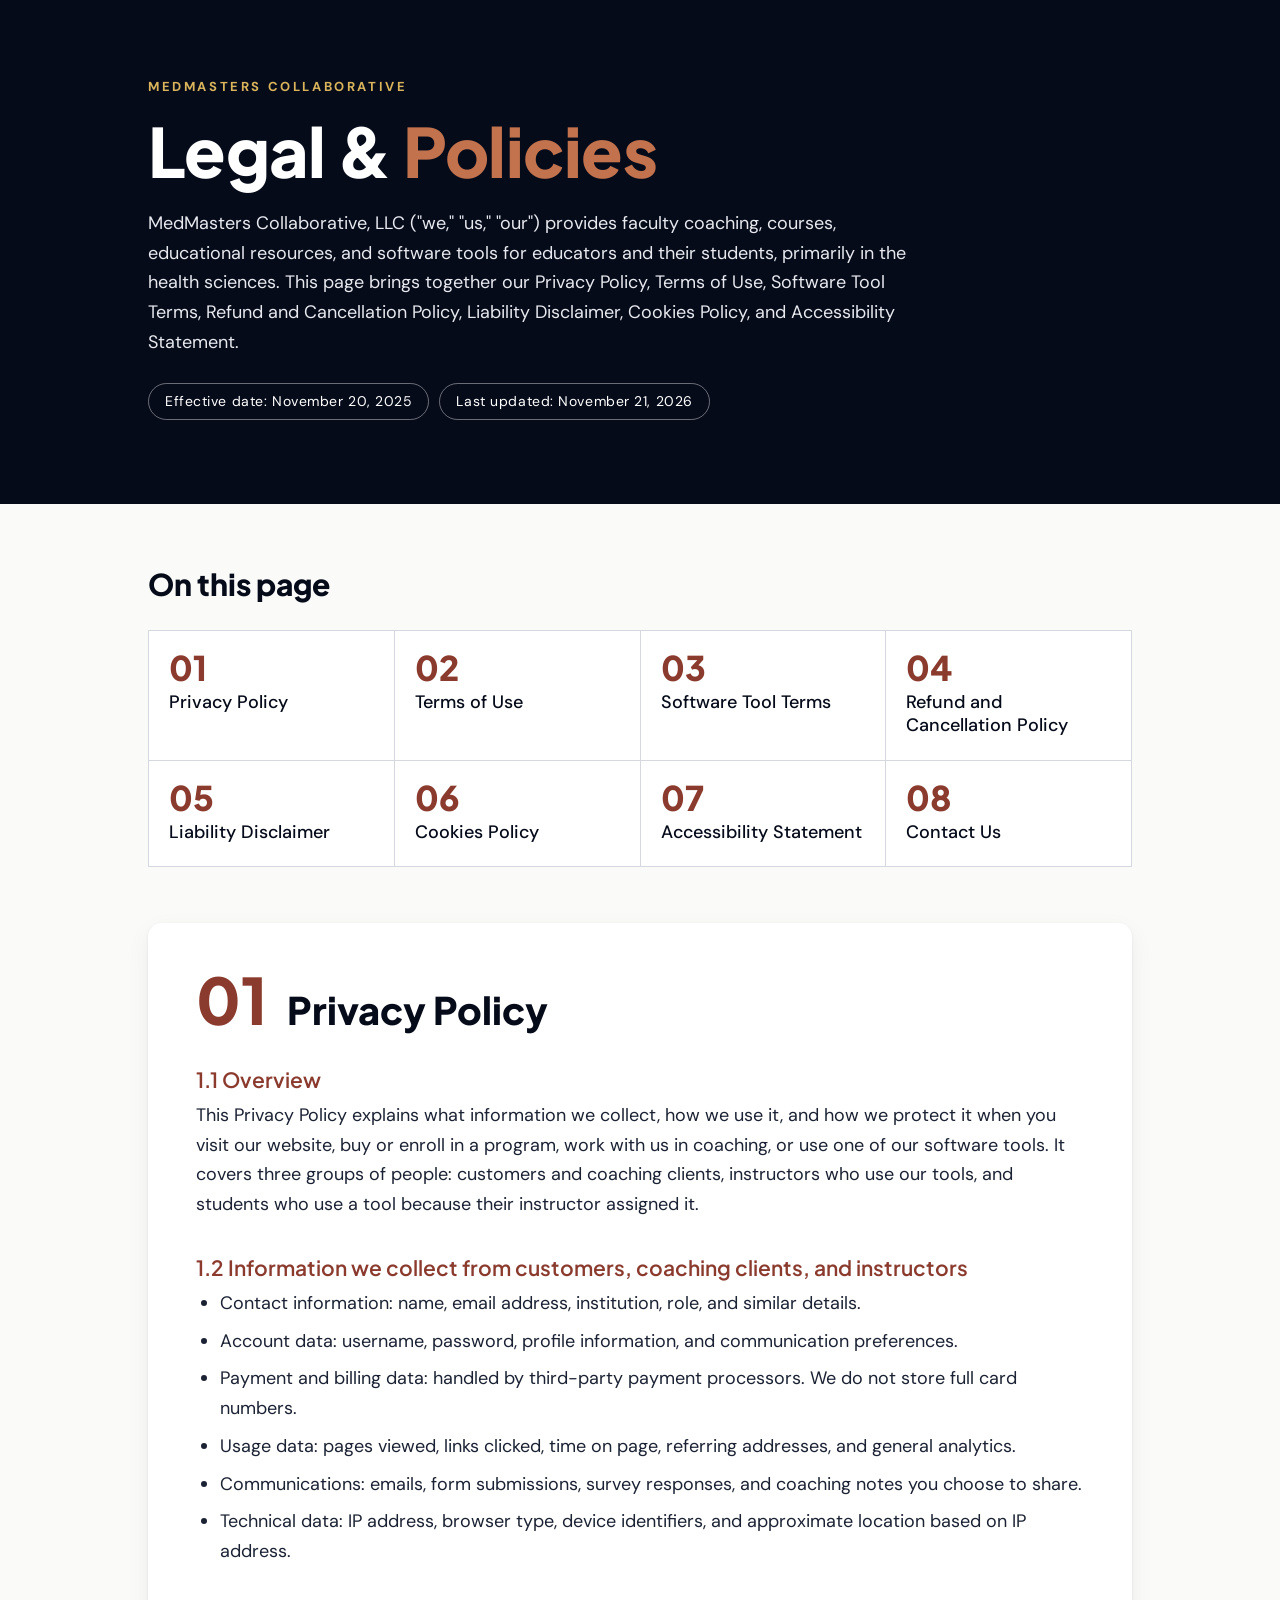
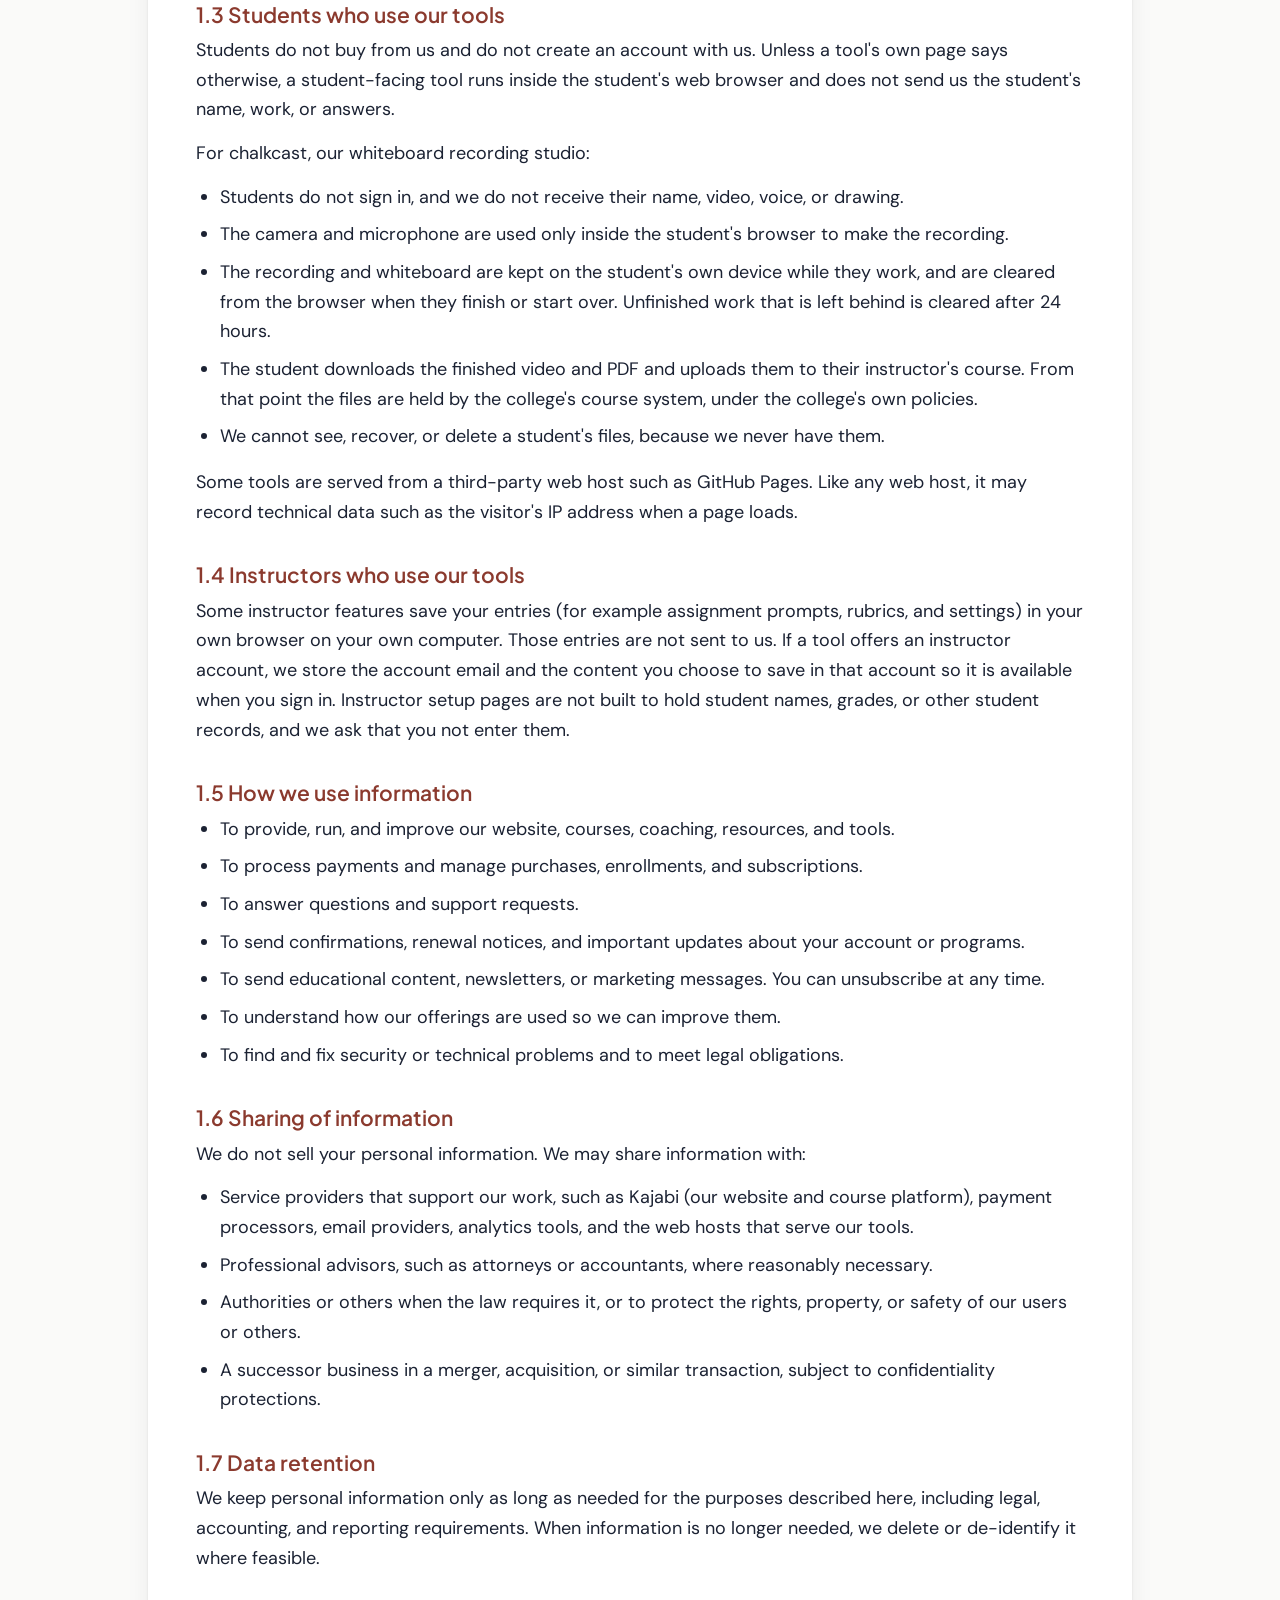
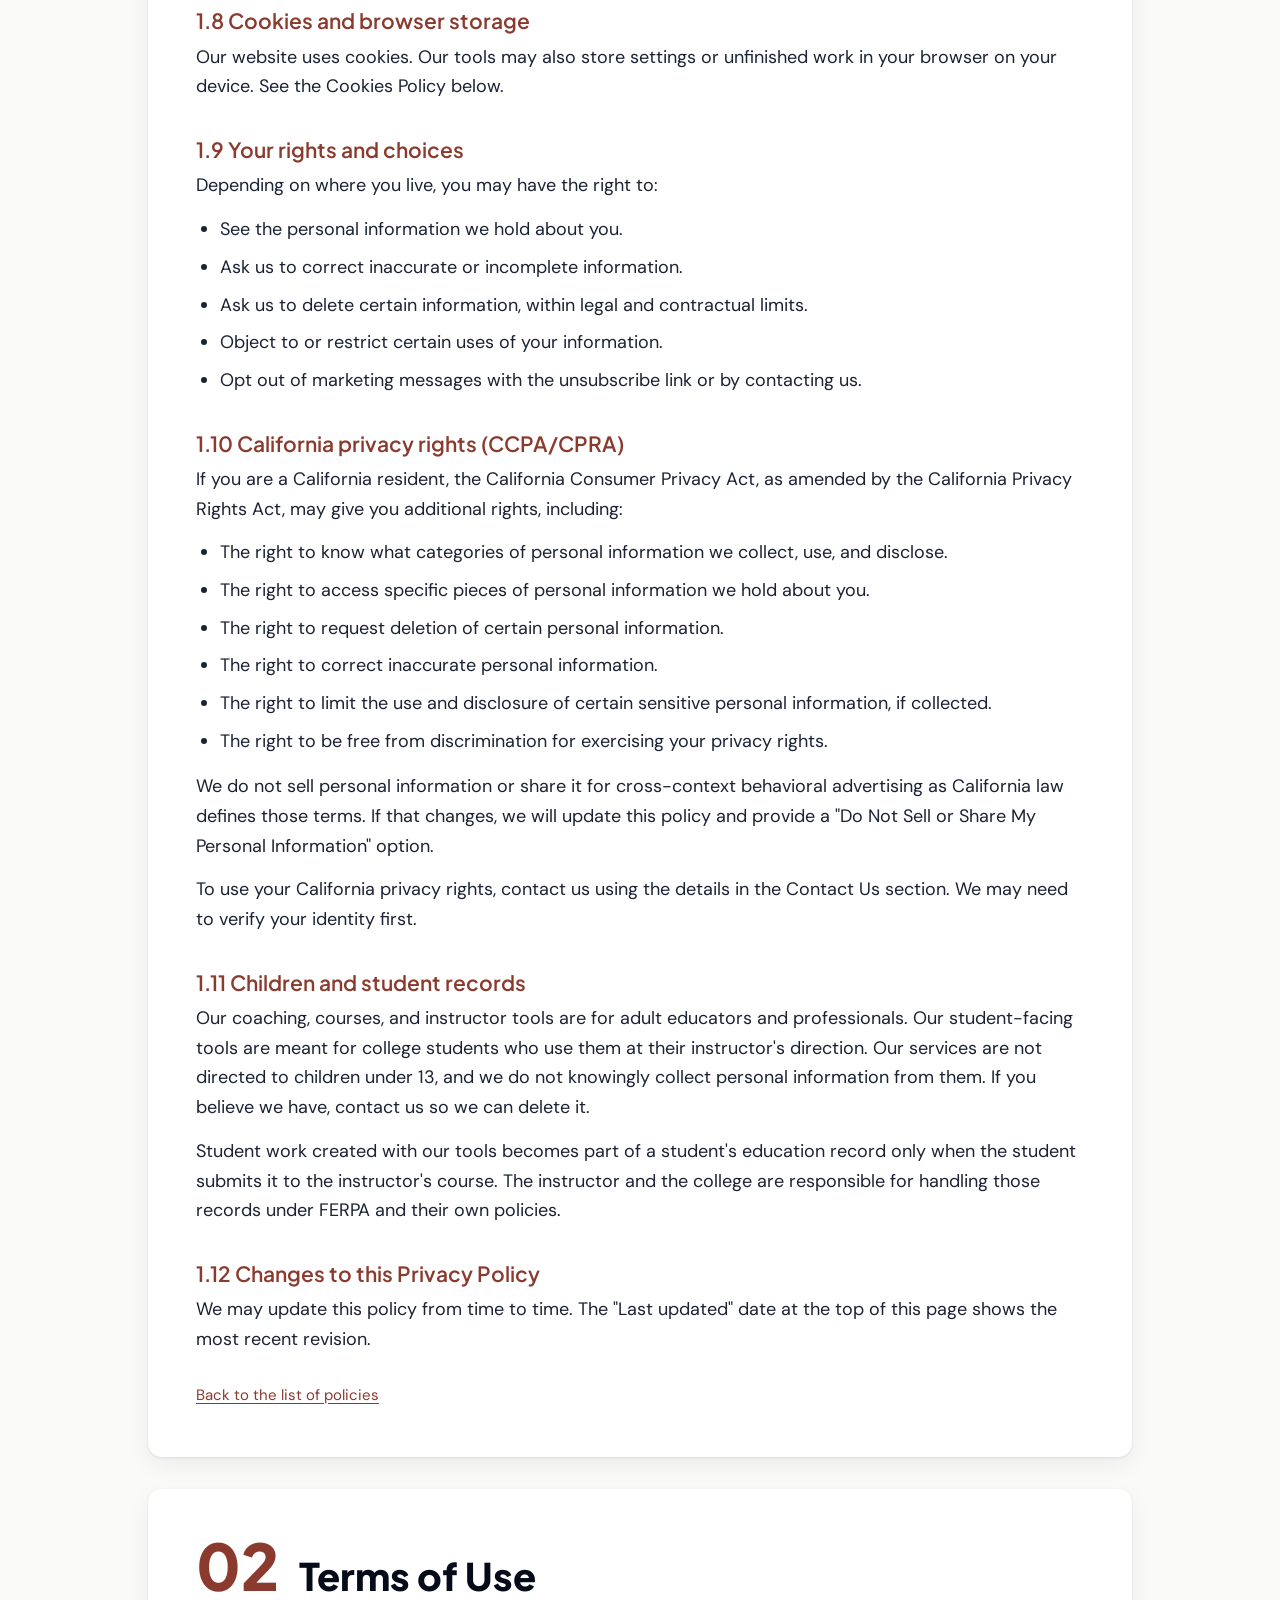
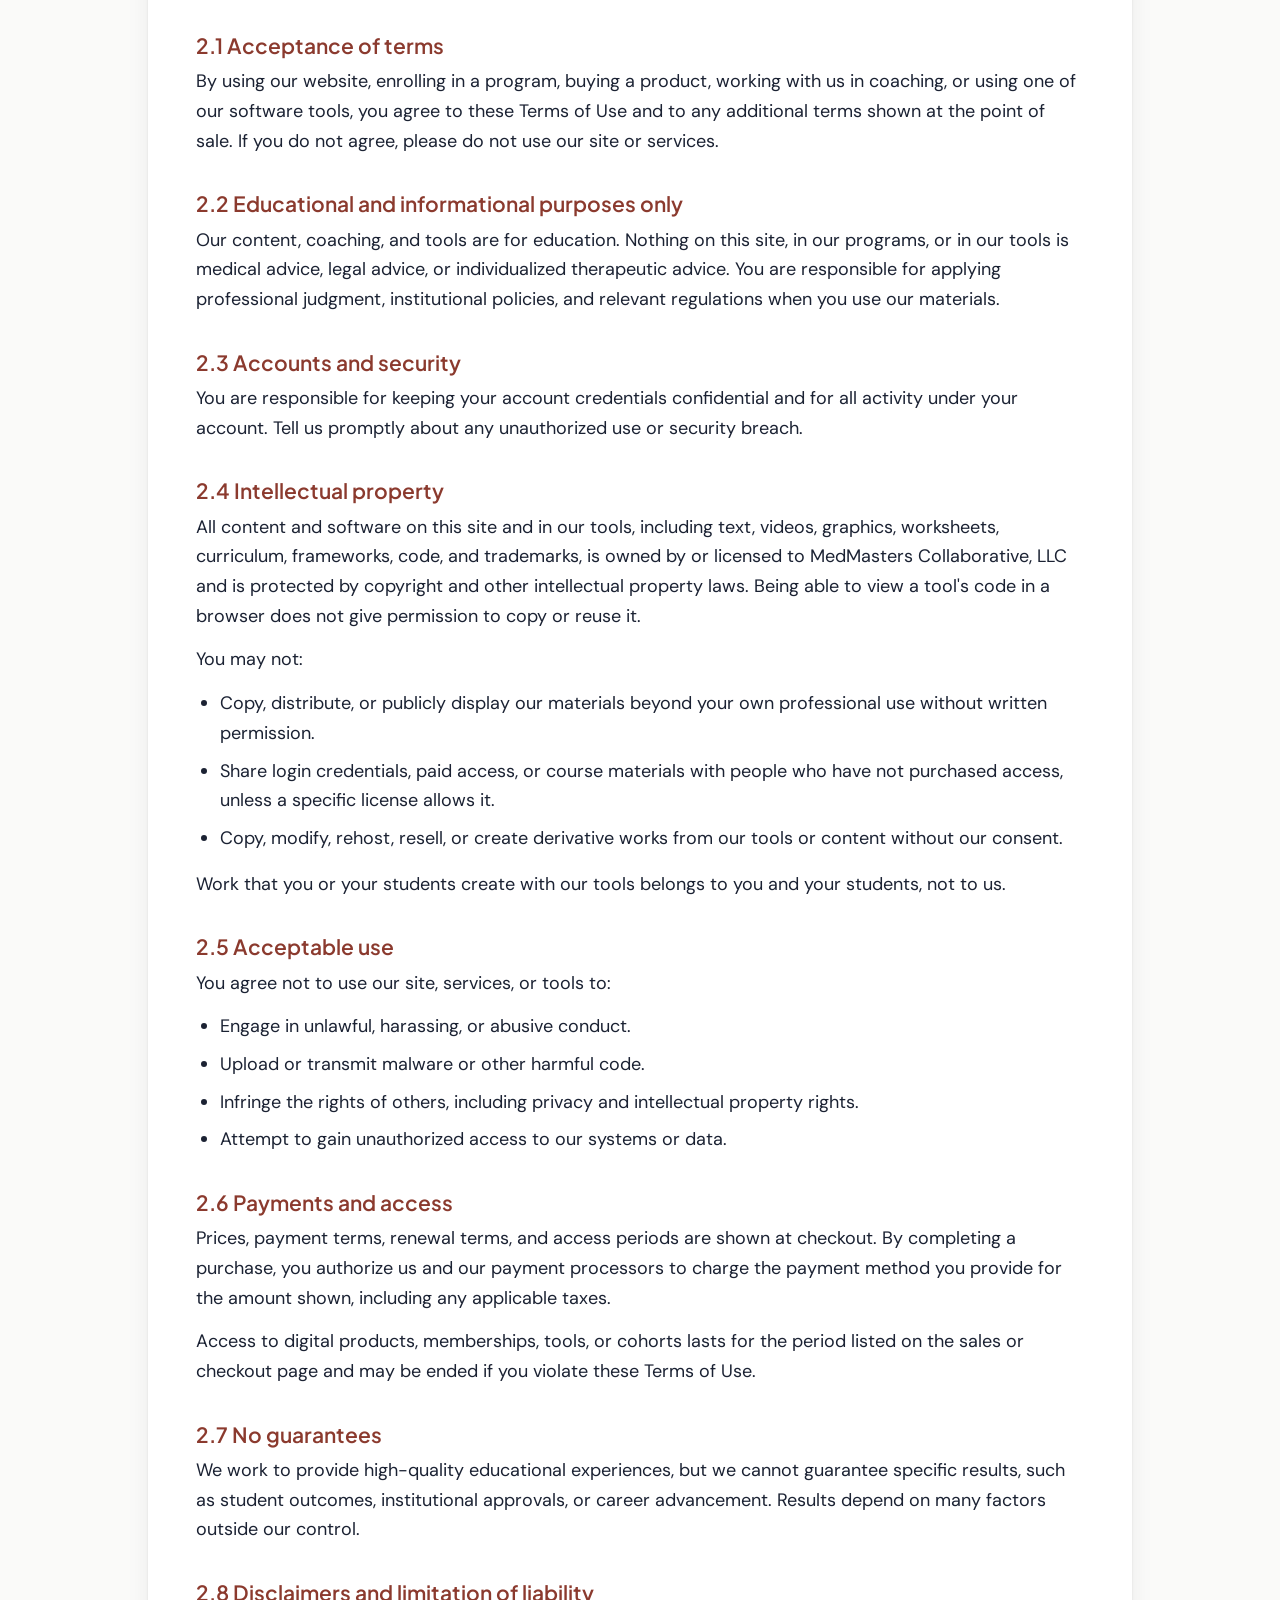
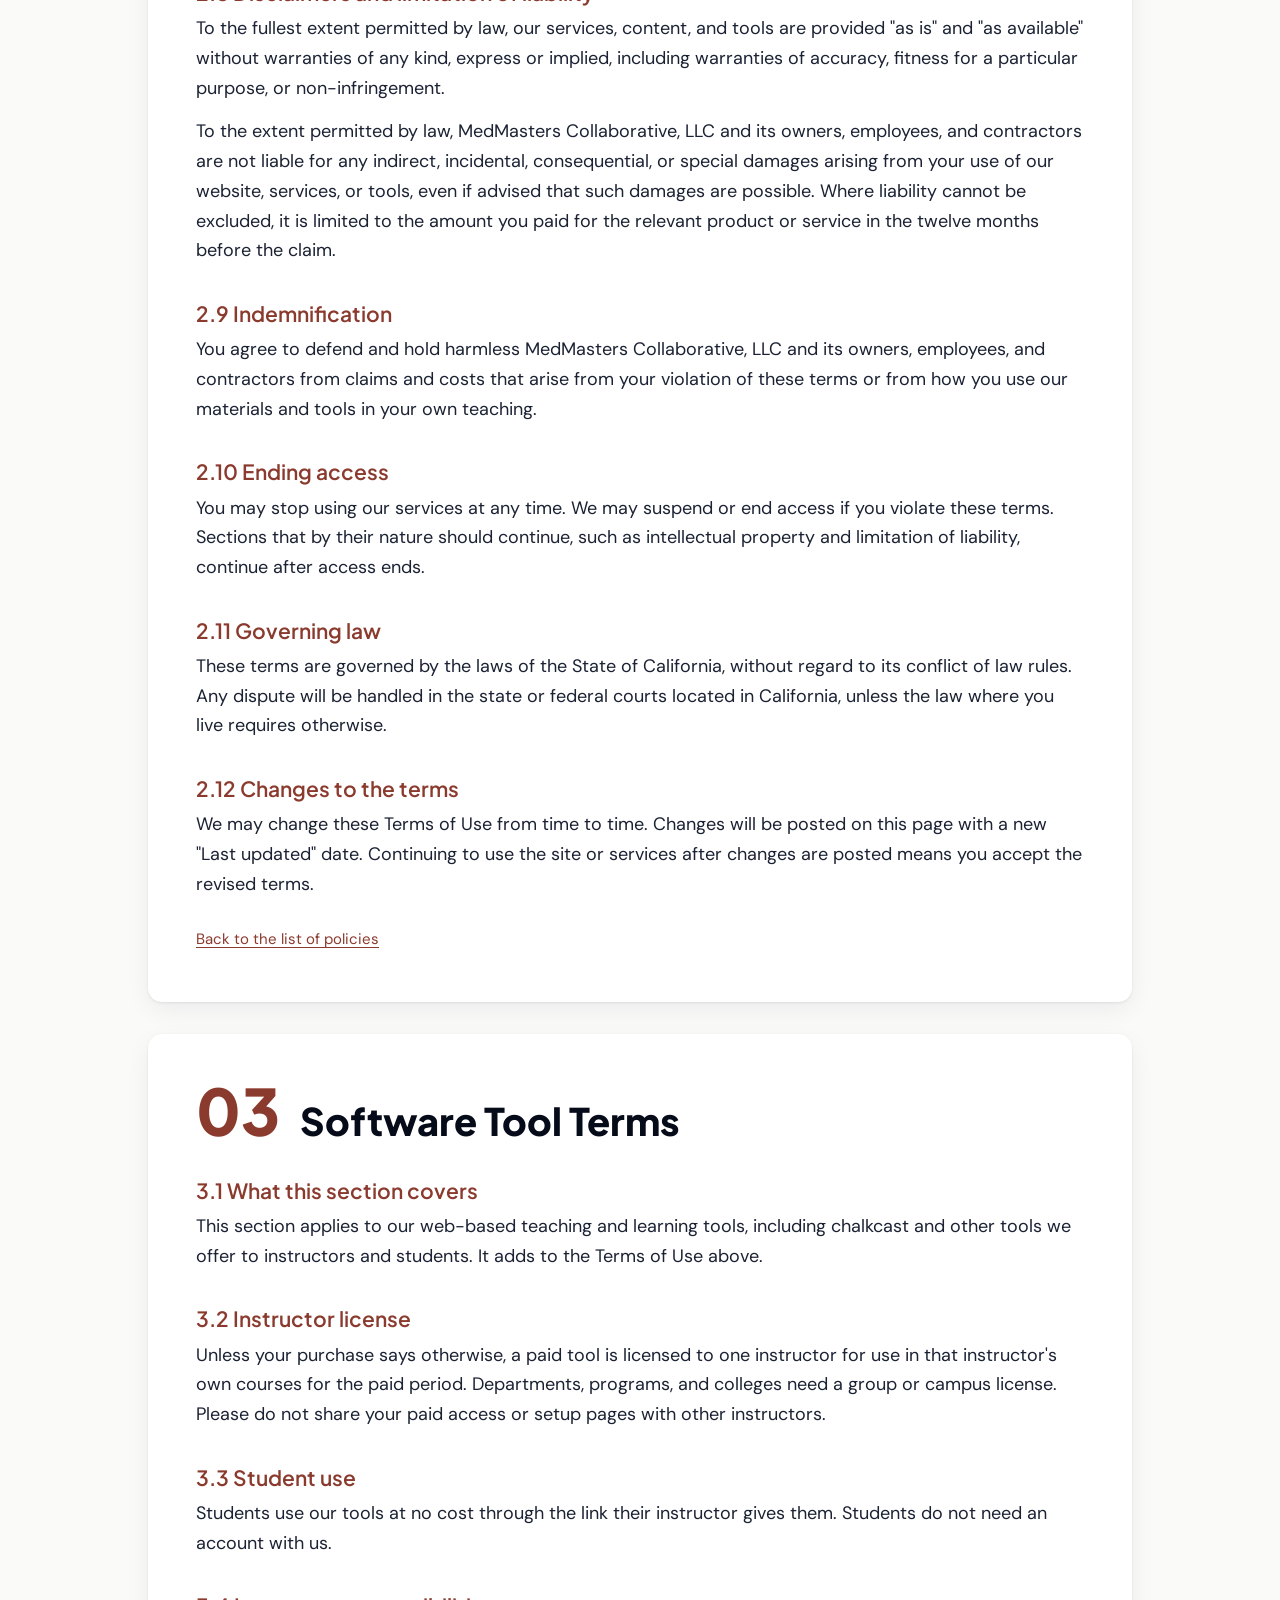
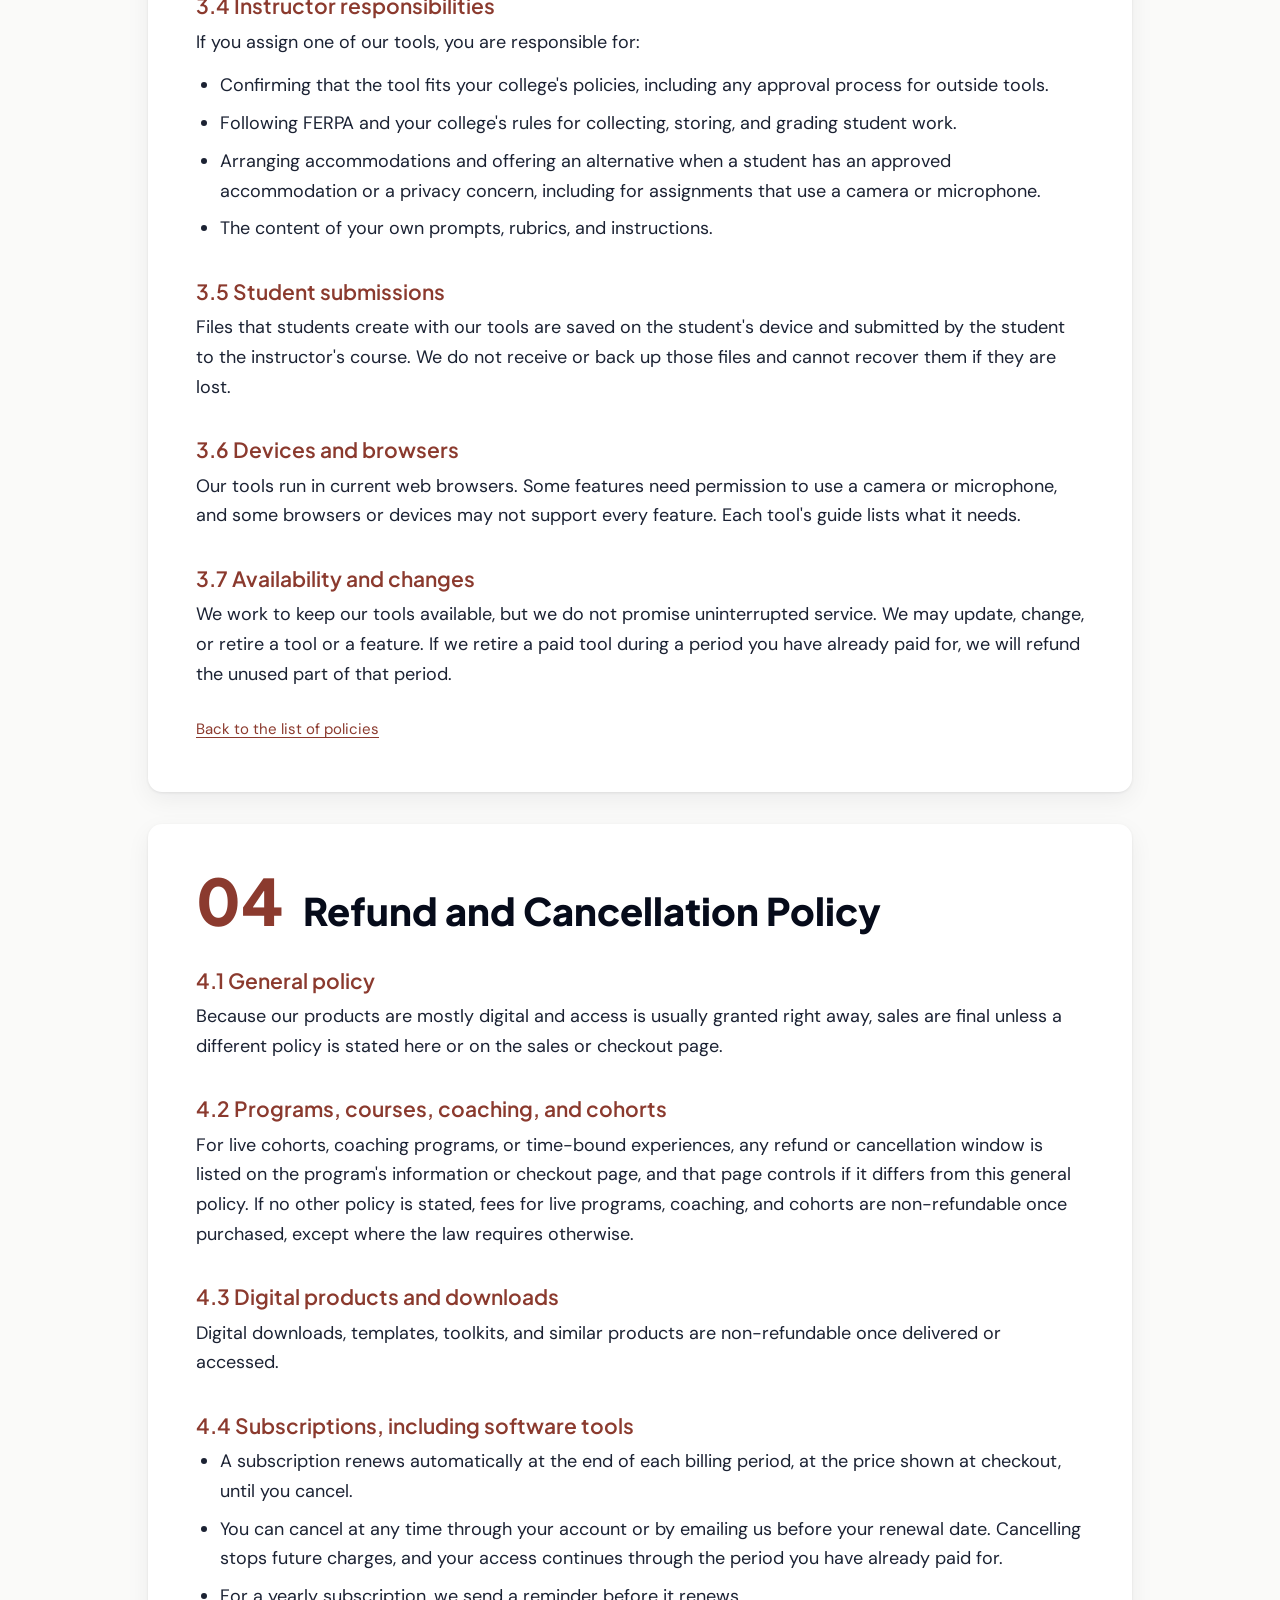
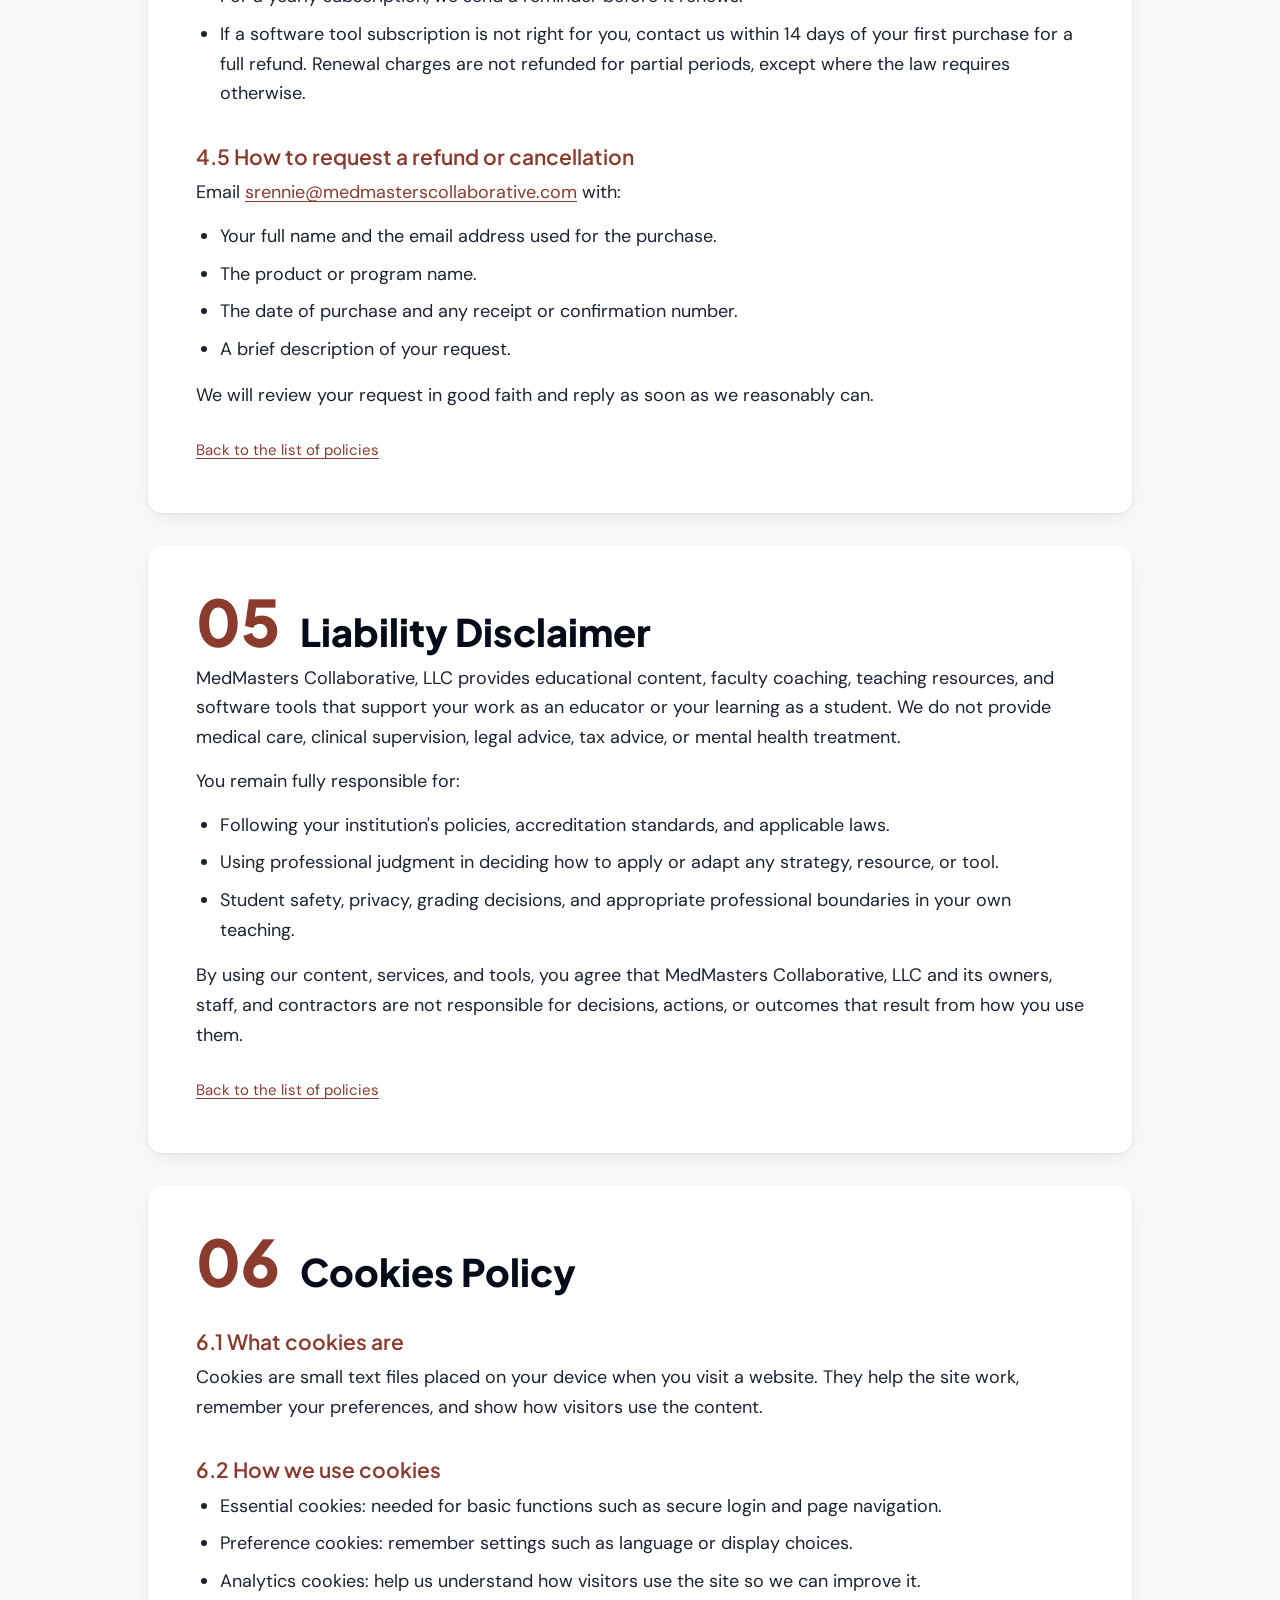
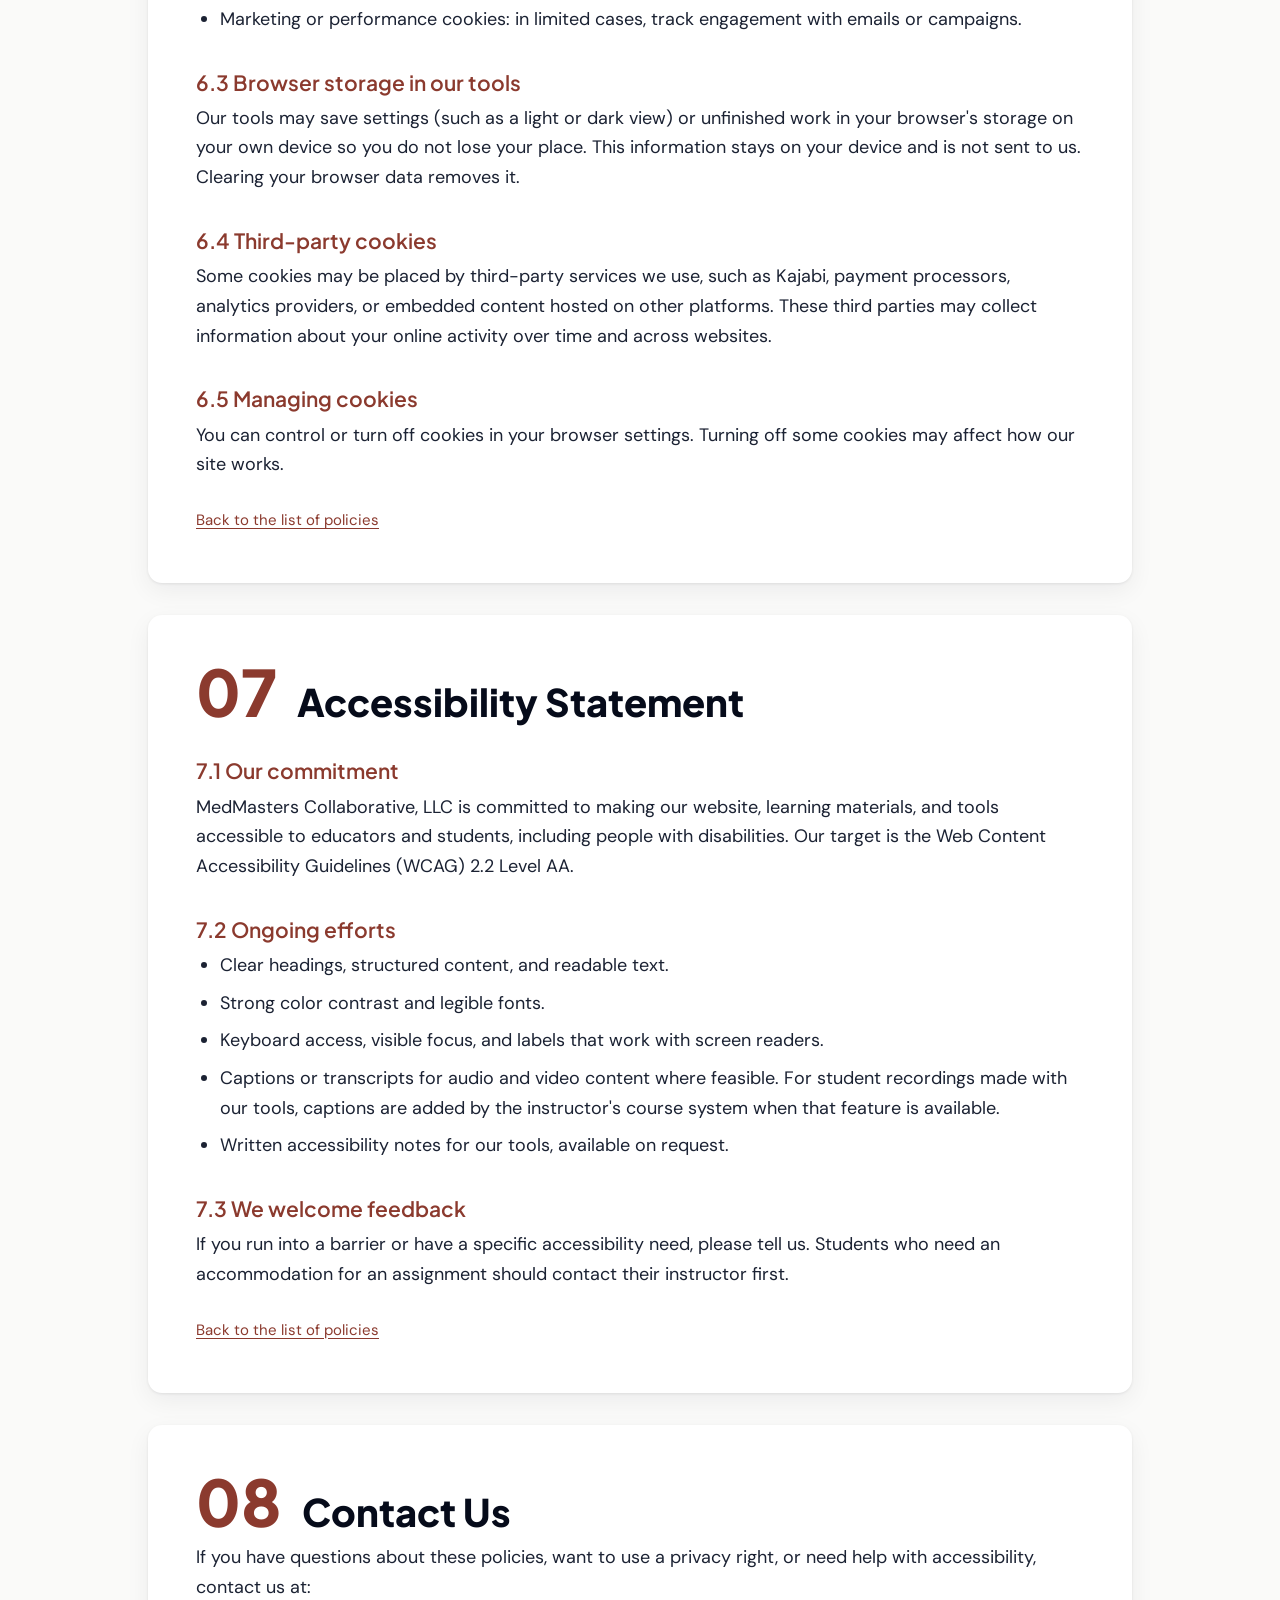
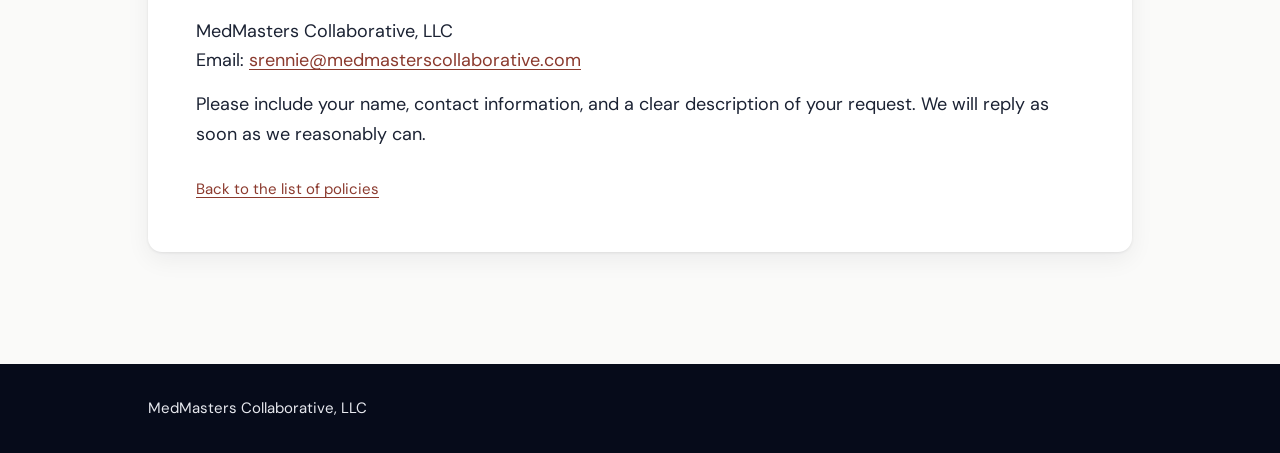
<file: legal-policies.html>
<!DOCTYPE html>
<html lang="en">
<head>
<meta charset="utf-8">
<meta name="viewport" content="width=device-width, initial-scale=1">
<title>Legal &amp; Policies | MedMasters Collaborative</title>
<link rel="preconnect" href="https://fonts.googleapis.com">
<link rel="preconnect" href="https://fonts.gstatic.com" crossorigin>
<link href="https://fonts.googleapis.com/css2?family=DM+Sans:wght@400;500;700&family=Plus+Jakarta+Sans:wght@500;600;800&display=swap" rel="stylesheet">
<style>
html,body{margin:0}
/* Every rule starts with .mm-legal and sets its own colors, so a site theme cannot change them. */
.mm-legal{--navy:#060B1A;--maroon:#8B3A2E;--terra:#C2734D;--gold:#D9B45A;--line:#D5D8DE;--page:#FAFAF9;--ink:#1B2233;
  background:#FAFAF9 !important;color:#1B2233 !important;font-family:'DM Sans',Arial,Helvetica,sans-serif !important;font-size:18px;line-height:1.65;font-style:normal;text-align:left;width:100%}
.mm-legal *{box-sizing:border-box;font-style:normal !important}
.mm-legal a{color:#8B3A2E !important;text-decoration:underline;text-underline-offset:3px}
.mm-legal a:hover{color:#060B1A !important}
.mm-legal a:focus-visible{outline:3px solid #8B3A2E;outline-offset:3px;border-radius:4px}
.mm-legal .skip{position:absolute;left:-9999px;top:0;background:#fff !important;color:#060B1A !important;padding:12px 18px;z-index:10;font-weight:700}
.mm-legal .skip:focus{left:12px;top:12px}
.mm-legal .wrap{max-width:1040px;margin:0 auto;padding:0 28px}
.mm-legal .band{background:#060B1A !important;color:#FFFFFF !important;padding:76px 0 84px}
.mm-legal .band a:focus-visible{outline-color:#D9B45A}
.mm-legal .band .eyebrow{font-family:'DM Sans',Arial,sans-serif !important;font-size:13px !important;font-weight:700 !important;letter-spacing:.2em !important;text-transform:uppercase !important;color:#D9B45A !important;margin:0 0 18px !important}
.mm-legal .band h1{font-family:'Plus Jakarta Sans',Arial,sans-serif !important;font-weight:800 !important;font-size:clamp(40px,6vw,68px) !important;line-height:1.05 !important;margin:0 0 22px !important;letter-spacing:-.01em;color:#FFFFFF !important;text-transform:none !important}
.mm-legal .band h1 span{color:#C2734D !important}
.mm-legal .band p{max-width:760px;margin:0 0 14px;color:#E7E9EF !important;font-size:18px}
.mm-legal .dates{display:flex;flex-wrap:wrap;gap:10px;margin:26px 0 0 !important;padding:0 !important;list-style:none !important}
.mm-legal .dates li{border:1px solid rgba(255,255,255,.4);border-radius:999px;padding:6px 16px;font-size:14px;letter-spacing:.04em;color:#FFFFFF !important;margin:0}
.mm-legal .main{padding:56px 0 80px}
.mm-legal .contents h2{font-family:'Plus Jakarta Sans',Arial,sans-serif !important;font-weight:800 !important;font-size:30px !important;color:#060B1A !important;margin:0 0 20px !important;text-transform:none !important}
.mm-legal .toc{list-style:none !important;margin:0 0 56px !important;padding:0 !important;display:grid;grid-template-columns:repeat(4,1fr);border-top:1px solid #D5D8DE;border-left:1px solid #D5D8DE;background:#FFFFFF !important}
.mm-legal .toc li{border-right:1px solid #D5D8DE;border-bottom:1px solid #D5D8DE;margin:0;padding:0}
.mm-legal .toc a{display:flex;flex-direction:column;gap:6px;padding:20px 20px 22px;height:100%;text-decoration:none !important;color:#060B1A !important;font-weight:500;line-height:1.3;transition:background 200ms ease}
.mm-legal .toc a:hover{background:#F3F4F6}
.mm-legal .num{font-family:'Plus Jakarta Sans',Arial,sans-serif !important;font-weight:800 !important;color:#8B3A2E !important;line-height:1}
.mm-legal .toc .num{font-size:34px}
.mm-legal .card{background:#FFFFFF !important;border-radius:14px;box-shadow:0 1px 3px rgba(0,0,0,.08),0 8px 24px rgba(6,11,26,.06);padding:44px 48px 36px;margin:0 0 32px;scroll-margin-top:20px;border:0}
.mm-legal .sechead{display:flex;align-items:baseline;gap:20px;margin:0 0 10px}
.mm-legal .sechead .num{font-size:64px}
.mm-legal .card h2{font-family:'Plus Jakarta Sans',Arial,sans-serif !important;font-weight:800 !important;font-size:clamp(28px,4vw,38px) !important;line-height:1.15 !important;color:#060B1A !important;margin:0 !important;text-transform:none !important}
.mm-legal .card h3{font-family:'Plus Jakarta Sans',Arial,sans-serif !important;font-weight:600 !important;font-size:21px !important;color:#8B3A2E !important;margin:34px 0 8px !important;line-height:1.3 !important;text-transform:none !important}
.mm-legal .card p{margin:0 0 14px;color:#1B2233 !important;font-size:18px;line-height:1.65}
.mm-legal .card ul{margin:0 0 16px;padding-left:24px;list-style:disc}
.mm-legal .card li{margin:0 0 8px;color:#1B2233 !important;font-size:18px;line-height:1.65}
.mm-legal .card .top{margin-top:28px;font-size:15px}
.mm-legal .foot{background:#060B1A !important;color:#E7E9EF !important;padding:32px 0;font-size:15px}
@media (max-width:820px){.mm-legal .toc{grid-template-columns:repeat(2,1fr)}.mm-legal .card{padding:30px 24px 26px}.mm-legal .sechead{gap:14px}.mm-legal .sechead .num{font-size:44px}.mm-legal .band{padding:52px 0 58px}}
@media (max-width:460px){.mm-legal .toc{grid-template-columns:1fr}}
@media (prefers-reduced-motion:reduce){.mm-legal *{transition:none !important}}
@media print{.mm-legal .band,.mm-legal .foot{background:#fff !important;color:#000 !important}.mm-legal .band .eyebrow,.mm-legal .band h1,.mm-legal .band h1 span,.mm-legal .band p,.mm-legal .dates li{color:#000 !important}.mm-legal .dates li{border-color:#000}.mm-legal .card{box-shadow:none;padding:0}.mm-legal .toc,.mm-legal .top,.mm-legal .skip{display:none}.mm-legal .num,.mm-legal .card h3,.mm-legal a{color:#000 !important}}
</style>
</head>
<body>
<div class="mm-legal">
<a class="skip" href="#main">Skip to the policies</a>
<header class="band" style="background:#060B1A">
  <div class="wrap">
    <p class="eyebrow" style="color:#D9B45A">MedMasters Collaborative</p>
    <h1 style="color:#FFFFFF">Legal &amp; <span>Policies</span></h1>
    <p>MedMasters Collaborative, LLC ("we," "us," "our") provides faculty coaching, courses, educational resources, and software tools for educators and their students, primarily in the health sciences. This page brings together our Privacy Policy, Terms of Use, Software Tool Terms, Refund and Cancellation Policy, Liability Disclaimer, Cookies Policy, and Accessibility Statement.</p>
    <ul class="dates" aria-label="Dates">
      <li>Effective date: November 20, 2025</li>
      <li>Last updated: November 21, 2026</li>
    </ul>
  </div>
</header>
<main id="main" class="main">
  <div class="wrap">
    <nav class="contents" id="contents" aria-labelledby="h-contents">
      <h2 id="h-contents">On this page</h2>
      <ol class="toc"><li><a href="#privacy"><span class="num" aria-hidden="true">01</span><span>Privacy Policy</span></a></li><li><a href="#terms"><span class="num" aria-hidden="true">02</span><span>Terms of Use</span></a></li><li><a href="#tools"><span class="num" aria-hidden="true">03</span><span>Software Tool Terms</span></a></li><li><a href="#refunds"><span class="num" aria-hidden="true">04</span><span>Refund and Cancellation Policy</span></a></li><li><a href="#liability"><span class="num" aria-hidden="true">05</span><span>Liability Disclaimer</span></a></li><li><a href="#cookies"><span class="num" aria-hidden="true">06</span><span>Cookies Policy</span></a></li><li><a href="#accessibility"><span class="num" aria-hidden="true">07</span><span>Accessibility Statement</span></a></li><li><a href="#contact"><span class="num" aria-hidden="true">08</span><span>Contact Us</span></a></li></ol>
    </nav>
<section class="card" id="privacy" aria-labelledby="h-privacy">
<div class="sechead"><span class="num" aria-hidden="true">01</span><h2 id="h-privacy">Privacy Policy</h2></div>
<h3>1.1 Overview</h3>
<p>This Privacy Policy explains what information we collect, how we use it, and how we protect it when you visit our website, buy or enroll in a program, work with us in coaching, or use one of our software tools. It covers three groups of people: customers and coaching clients, instructors who use our tools, and students who use a tool because their instructor assigned it.</p>

<h3>1.2 Information we collect from customers, coaching clients, and instructors</h3>
<ul>
  <li>Contact information: name, email address, institution, role, and similar details.</li>
  <li>Account data: username, password, profile information, and communication preferences.</li>
  <li>Payment and billing data: handled by third-party payment processors. We do not store full card numbers.</li>
  <li>Usage data: pages viewed, links clicked, time on page, referring addresses, and general analytics.</li>
  <li>Communications: emails, form submissions, survey responses, and coaching notes you choose to share.</li>
  <li>Technical data: IP address, browser type, device identifiers, and approximate location based on IP address.</li>
</ul>

<h3>1.3 Students who use our tools</h3>
<p>Students do not buy from us and do not create an account with us. Unless a tool's own page says otherwise, a student-facing tool runs inside the student's web browser and does not send us the student's name, work, or answers.</p>
<p>For chalkcast, our whiteboard recording studio:</p>
<ul>
  <li>Students do not sign in, and we do not receive their name, video, voice, or drawing.</li>
  <li>The camera and microphone are used only inside the student's browser to make the recording.</li>
  <li>The recording and whiteboard are kept on the student's own device while they work, and are cleared from the browser when they finish or start over. Unfinished work that is left behind is cleared after 24 hours.</li>
  <li>The student downloads the finished video and PDF and uploads them to their instructor's course. From that point the files are held by the college's course system, under the college's own policies.</li>
  <li>We cannot see, recover, or delete a student's files, because we never have them.</li>
</ul>
<p>Some tools are served from a third-party web host such as GitHub Pages. Like any web host, it may record technical data such as the visitor's IP address when a page loads.</p>

<h3>1.4 Instructors who use our tools</h3>
<p>Some instructor features save your entries (for example assignment prompts, rubrics, and settings) in your own browser on your own computer. Those entries are not sent to us. If a tool offers an instructor account, we store the account email and the content you choose to save in that account so it is available when you sign in. Instructor setup pages are not built to hold student names, grades, or other student records, and we ask that you not enter them.</p>

<h3>1.5 How we use information</h3>
<ul>
  <li>To provide, run, and improve our website, courses, coaching, resources, and tools.</li>
  <li>To process payments and manage purchases, enrollments, and subscriptions.</li>
  <li>To answer questions and support requests.</li>
  <li>To send confirmations, renewal notices, and important updates about your account or programs.</li>
  <li>To send educational content, newsletters, or marketing messages. You can unsubscribe at any time.</li>
  <li>To understand how our offerings are used so we can improve them.</li>
  <li>To find and fix security or technical problems and to meet legal obligations.</li>
</ul>

<h3>1.6 Sharing of information</h3>
<p>We do not sell your personal information. We may share information with:</p>
<ul>
  <li>Service providers that support our work, such as Kajabi (our website and course platform), payment processors, email providers, analytics tools, and the web hosts that serve our tools.</li>
  <li>Professional advisors, such as attorneys or accountants, where reasonably necessary.</li>
  <li>Authorities or others when the law requires it, or to protect the rights, property, or safety of our users or others.</li>
  <li>A successor business in a merger, acquisition, or similar transaction, subject to confidentiality protections.</li>
</ul>

<h3>1.7 Data retention</h3>
<p>We keep personal information only as long as needed for the purposes described here, including legal, accounting, and reporting requirements. When information is no longer needed, we delete or de-identify it where feasible.</p>

<h3>1.8 Cookies and browser storage</h3>
<p>Our website uses cookies. Our tools may also store settings or unfinished work in your browser on your device. See the Cookies Policy below.</p>

<h3>1.9 Your rights and choices</h3>
<p>Depending on where you live, you may have the right to:</p>
<ul>
  <li>See the personal information we hold about you.</li>
  <li>Ask us to correct inaccurate or incomplete information.</li>
  <li>Ask us to delete certain information, within legal and contractual limits.</li>
  <li>Object to or restrict certain uses of your information.</li>
  <li>Opt out of marketing messages with the unsubscribe link or by contacting us.</li>
</ul>

<h3>1.10 California privacy rights (CCPA/CPRA)</h3>
<p>If you are a California resident, the California Consumer Privacy Act, as amended by the California Privacy Rights Act, may give you additional rights, including:</p>
<ul>
  <li>The right to know what categories of personal information we collect, use, and disclose.</li>
  <li>The right to access specific pieces of personal information we hold about you.</li>
  <li>The right to request deletion of certain personal information.</li>
  <li>The right to correct inaccurate personal information.</li>
  <li>The right to limit the use and disclosure of certain sensitive personal information, if collected.</li>
  <li>The right to be free from discrimination for exercising your privacy rights.</li>
</ul>
<p>We do not sell personal information or share it for cross-context behavioral advertising as California law defines those terms. If that changes, we will update this policy and provide a "Do Not Sell or Share My Personal Information" option.</p>
<p>To use your California privacy rights, contact us using the details in the Contact Us section. We may need to verify your identity first.</p>

<h3>1.11 Children and student records</h3>
<p>Our coaching, courses, and instructor tools are for adult educators and professionals. Our student-facing tools are meant for college students who use them at their instructor's direction. Our services are not directed to children under 13, and we do not knowingly collect personal information from them. If you believe we have, contact us so we can delete it.</p>
<p>Student work created with our tools becomes part of a student's education record only when the student submits it to the instructor's course. The instructor and the college are responsible for handling those records under FERPA and their own policies.</p>

<h3>1.12 Changes to this Privacy Policy</h3>
<p>We may update this policy from time to time. The "Last updated" date at the top of this page shows the most recent revision.</p>
<p class="top"><a href="#contents">Back to the list of policies</a></p>
</section>
<section class="card" id="terms" aria-labelledby="h-terms">
<div class="sechead"><span class="num" aria-hidden="true">02</span><h2 id="h-terms">Terms of Use</h2></div>
<h3>2.1 Acceptance of terms</h3>
<p>By using our website, enrolling in a program, buying a product, working with us in coaching, or using one of our software tools, you agree to these Terms of Use and to any additional terms shown at the point of sale. If you do not agree, please do not use our site or services.</p>

<h3>2.2 Educational and informational purposes only</h3>
<p>Our content, coaching, and tools are for education. Nothing on this site, in our programs, or in our tools is medical advice, legal advice, or individualized therapeutic advice. You are responsible for applying professional judgment, institutional policies, and relevant regulations when you use our materials.</p>

<h3>2.3 Accounts and security</h3>
<p>You are responsible for keeping your account credentials confidential and for all activity under your account. Tell us promptly about any unauthorized use or security breach.</p>

<h3>2.4 Intellectual property</h3>
<p>All content and software on this site and in our tools, including text, videos, graphics, worksheets, curriculum, frameworks, code, and trademarks, is owned by or licensed to MedMasters Collaborative, LLC and is protected by copyright and other intellectual property laws. Being able to view a tool's code in a browser does not give permission to copy or reuse it.</p>
<p>You may not:</p>
<ul>
  <li>Copy, distribute, or publicly display our materials beyond your own professional use without written permission.</li>
  <li>Share login credentials, paid access, or course materials with people who have not purchased access, unless a specific license allows it.</li>
  <li>Copy, modify, rehost, resell, or create derivative works from our tools or content without our consent.</li>
</ul>
<p>Work that you or your students create with our tools belongs to you and your students, not to us.</p>

<h3>2.5 Acceptable use</h3>
<p>You agree not to use our site, services, or tools to:</p>
<ul>
  <li>Engage in unlawful, harassing, or abusive conduct.</li>
  <li>Upload or transmit malware or other harmful code.</li>
  <li>Infringe the rights of others, including privacy and intellectual property rights.</li>
  <li>Attempt to gain unauthorized access to our systems or data.</li>
</ul>

<h3>2.6 Payments and access</h3>
<p>Prices, payment terms, renewal terms, and access periods are shown at checkout. By completing a purchase, you authorize us and our payment processors to charge the payment method you provide for the amount shown, including any applicable taxes.</p>
<p>Access to digital products, memberships, tools, or cohorts lasts for the period listed on the sales or checkout page and may be ended if you violate these Terms of Use.</p>

<h3>2.7 No guarantees</h3>
<p>We work to provide high-quality educational experiences, but we cannot guarantee specific results, such as student outcomes, institutional approvals, or career advancement. Results depend on many factors outside our control.</p>

<h3>2.8 Disclaimers and limitation of liability</h3>
<p>To the fullest extent permitted by law, our services, content, and tools are provided "as is" and "as available" without warranties of any kind, express or implied, including warranties of accuracy, fitness for a particular purpose, or non-infringement.</p>
<p>To the extent permitted by law, MedMasters Collaborative, LLC and its owners, employees, and contractors are not liable for any indirect, incidental, consequential, or special damages arising from your use of our website, services, or tools, even if advised that such damages are possible. Where liability cannot be excluded, it is limited to the amount you paid for the relevant product or service in the twelve months before the claim.</p>

<h3>2.9 Indemnification</h3>
<p>You agree to defend and hold harmless MedMasters Collaborative, LLC and its owners, employees, and contractors from claims and costs that arise from your violation of these terms or from how you use our materials and tools in your own teaching.</p>

<h3>2.10 Ending access</h3>
<p>You may stop using our services at any time. We may suspend or end access if you violate these terms. Sections that by their nature should continue, such as intellectual property and limitation of liability, continue after access ends.</p>

<h3>2.11 Governing law</h3>
<p>These terms are governed by the laws of the State of California, without regard to its conflict of law rules. Any dispute will be handled in the state or federal courts located in California, unless the law where you live requires otherwise.</p>

<h3>2.12 Changes to the terms</h3>
<p>We may change these Terms of Use from time to time. Changes will be posted on this page with a new "Last updated" date. Continuing to use the site or services after changes are posted means you accept the revised terms.</p>
<p class="top"><a href="#contents">Back to the list of policies</a></p>
</section>
<section class="card" id="tools" aria-labelledby="h-tools">
<div class="sechead"><span class="num" aria-hidden="true">03</span><h2 id="h-tools">Software Tool Terms</h2></div>
<h3>3.1 What this section covers</h3>
<p>This section applies to our web-based teaching and learning tools, including chalkcast and other tools we offer to instructors and students. It adds to the Terms of Use above.</p>

<h3>3.2 Instructor license</h3>
<p>Unless your purchase says otherwise, a paid tool is licensed to one instructor for use in that instructor's own courses for the paid period. Departments, programs, and colleges need a group or campus license. Please do not share your paid access or setup pages with other instructors.</p>

<h3>3.3 Student use</h3>
<p>Students use our tools at no cost through the link their instructor gives them. Students do not need an account with us.</p>

<h3>3.4 Instructor responsibilities</h3>
<p>If you assign one of our tools, you are responsible for:</p>
<ul>
  <li>Confirming that the tool fits your college's policies, including any approval process for outside tools.</li>
  <li>Following FERPA and your college's rules for collecting, storing, and grading student work.</li>
  <li>Arranging accommodations and offering an alternative when a student has an approved accommodation or a privacy concern, including for assignments that use a camera or microphone.</li>
  <li>The content of your own prompts, rubrics, and instructions.</li>
</ul>

<h3>3.5 Student submissions</h3>
<p>Files that students create with our tools are saved on the student's device and submitted by the student to the instructor's course. We do not receive or back up those files and cannot recover them if they are lost.</p>

<h3>3.6 Devices and browsers</h3>
<p>Our tools run in current web browsers. Some features need permission to use a camera or microphone, and some browsers or devices may not support every feature. Each tool's guide lists what it needs.</p>

<h3>3.7 Availability and changes</h3>
<p>We work to keep our tools available, but we do not promise uninterrupted service. We may update, change, or retire a tool or a feature. If we retire a paid tool during a period you have already paid for, we will refund the unused part of that period.</p>
<p class="top"><a href="#contents">Back to the list of policies</a></p>
</section>
<section class="card" id="refunds" aria-labelledby="h-refunds">
<div class="sechead"><span class="num" aria-hidden="true">04</span><h2 id="h-refunds">Refund and Cancellation Policy</h2></div>
<h3>4.1 General policy</h3>
<p>Because our products are mostly digital and access is usually granted right away, sales are final unless a different policy is stated here or on the sales or checkout page.</p>

<h3>4.2 Programs, courses, coaching, and cohorts</h3>
<p>For live cohorts, coaching programs, or time-bound experiences, any refund or cancellation window is listed on the program's information or checkout page, and that page controls if it differs from this general policy. If no other policy is stated, fees for live programs, coaching, and cohorts are non-refundable once purchased, except where the law requires otherwise.</p>

<h3>4.3 Digital products and downloads</h3>
<p>Digital downloads, templates, toolkits, and similar products are non-refundable once delivered or accessed.</p>

<h3>4.4 Subscriptions, including software tools</h3>
<ul>
  <li>A subscription renews automatically at the end of each billing period, at the price shown at checkout, until you cancel.</li>
  <li>You can cancel at any time through your account or by emailing us before your renewal date. Cancelling stops future charges, and your access continues through the period you have already paid for.</li>
  <li>For a yearly subscription, we send a reminder before it renews.</li>
  <li>If a software tool subscription is not right for you, contact us within 14 days of your first purchase for a full refund. Renewal charges are not refunded for partial periods, except where the law requires otherwise.</li>
</ul>

<h3>4.5 How to request a refund or cancellation</h3>
<p>Email <a href="mailto:srennie@medmasterscollaborative.com">srennie@medmasterscollaborative.com</a> with:</p>
<ul>
  <li>Your full name and the email address used for the purchase.</li>
  <li>The product or program name.</li>
  <li>The date of purchase and any receipt or confirmation number.</li>
  <li>A brief description of your request.</li>
</ul>
<p>We will review your request in good faith and reply as soon as we reasonably can.</p>
<p class="top"><a href="#contents">Back to the list of policies</a></p>
</section>
<section class="card" id="liability" aria-labelledby="h-liability">
<div class="sechead"><span class="num" aria-hidden="true">05</span><h2 id="h-liability">Liability Disclaimer</h2></div>
<p>MedMasters Collaborative, LLC provides educational content, faculty coaching, teaching resources, and software tools that support your work as an educator or your learning as a student. We do not provide medical care, clinical supervision, legal advice, tax advice, or mental health treatment.</p>
<p>You remain fully responsible for:</p>
<ul>
  <li>Following your institution's policies, accreditation standards, and applicable laws.</li>
  <li>Using professional judgment in deciding how to apply or adapt any strategy, resource, or tool.</li>
  <li>Student safety, privacy, grading decisions, and appropriate professional boundaries in your own teaching.</li>
</ul>
<p>By using our content, services, and tools, you agree that MedMasters Collaborative, LLC and its owners, staff, and contractors are not responsible for decisions, actions, or outcomes that result from how you use them.</p>
<p class="top"><a href="#contents">Back to the list of policies</a></p>
</section>
<section class="card" id="cookies" aria-labelledby="h-cookies">
<div class="sechead"><span class="num" aria-hidden="true">06</span><h2 id="h-cookies">Cookies Policy</h2></div>
<h3>6.1 What cookies are</h3>
<p>Cookies are small text files placed on your device when you visit a website. They help the site work, remember your preferences, and show how visitors use the content.</p>

<h3>6.2 How we use cookies</h3>
<ul>
  <li>Essential cookies: needed for basic functions such as secure login and page navigation.</li>
  <li>Preference cookies: remember settings such as language or display choices.</li>
  <li>Analytics cookies: help us understand how visitors use the site so we can improve it.</li>
  <li>Marketing or performance cookies: in limited cases, track engagement with emails or campaigns.</li>
</ul>

<h3>6.3 Browser storage in our tools</h3>
<p>Our tools may save settings (such as a light or dark view) or unfinished work in your browser's storage on your own device so you do not lose your place. This information stays on your device and is not sent to us. Clearing your browser data removes it.</p>

<h3>6.4 Third-party cookies</h3>
<p>Some cookies may be placed by third-party services we use, such as Kajabi, payment processors, analytics providers, or embedded content hosted on other platforms. These third parties may collect information about your online activity over time and across websites.</p>

<h3>6.5 Managing cookies</h3>
<p>You can control or turn off cookies in your browser settings. Turning off some cookies may affect how our site works.</p>
<p class="top"><a href="#contents">Back to the list of policies</a></p>
</section>
<section class="card" id="accessibility" aria-labelledby="h-accessibility">
<div class="sechead"><span class="num" aria-hidden="true">07</span><h2 id="h-accessibility">Accessibility Statement</h2></div>
<h3>7.1 Our commitment</h3>
<p>MedMasters Collaborative, LLC is committed to making our website, learning materials, and tools accessible to educators and students, including people with disabilities. Our target is the Web Content Accessibility Guidelines (WCAG) 2.2 Level AA.</p>

<h3>7.2 Ongoing efforts</h3>
<ul>
  <li>Clear headings, structured content, and readable text.</li>
  <li>Strong color contrast and legible fonts.</li>
  <li>Keyboard access, visible focus, and labels that work with screen readers.</li>
  <li>Captions or transcripts for audio and video content where feasible. For student recordings made with our tools, captions are added by the instructor's course system when that feature is available.</li>
  <li>Written accessibility notes for our tools, available on request.</li>
</ul>

<h3>7.3 We welcome feedback</h3>
<p>If you run into a barrier or have a specific accessibility need, please tell us. Students who need an accommodation for an assignment should contact their instructor first.</p>
<p class="top"><a href="#contents">Back to the list of policies</a></p>
</section>
<section class="card" id="contact" aria-labelledby="h-contact">
<div class="sechead"><span class="num" aria-hidden="true">08</span><h2 id="h-contact">Contact Us</h2></div>
<p>If you have questions about these policies, want to use a privacy right, or need help with accessibility, contact us at:</p>
<p>MedMasters Collaborative, LLC<br>
Email: <a href="mailto:srennie@medmasterscollaborative.com">srennie@medmasterscollaborative.com</a></p>
<p>Please include your name, contact information, and a clear description of your request. We will reply as soon as we reasonably can.</p>
<p class="top"><a href="#contents">Back to the list of policies</a></p>
</section>

  </div>
</main>
<footer class="foot">
  <div class="wrap">MedMasters Collaborative, LLC</div>
</footer>
</div>
<script>
/* Tells the page that embeds this one how tall it is, so the frame fits with no inner scroll bar. */
(function(){
  function send(){
    var h=Math.max(document.documentElement.scrollHeight,document.body.scrollHeight);
    parent.postMessage({id:'legal-policies',type:'iframe-height',height:h},'*');
  }
  window.addEventListener('load',send);
  window.addEventListener('resize',send);
  if(window.ResizeObserver){new ResizeObserver(send).observe(document.body);}
  send();
})();
</script>
</body>
</html>
</file>
